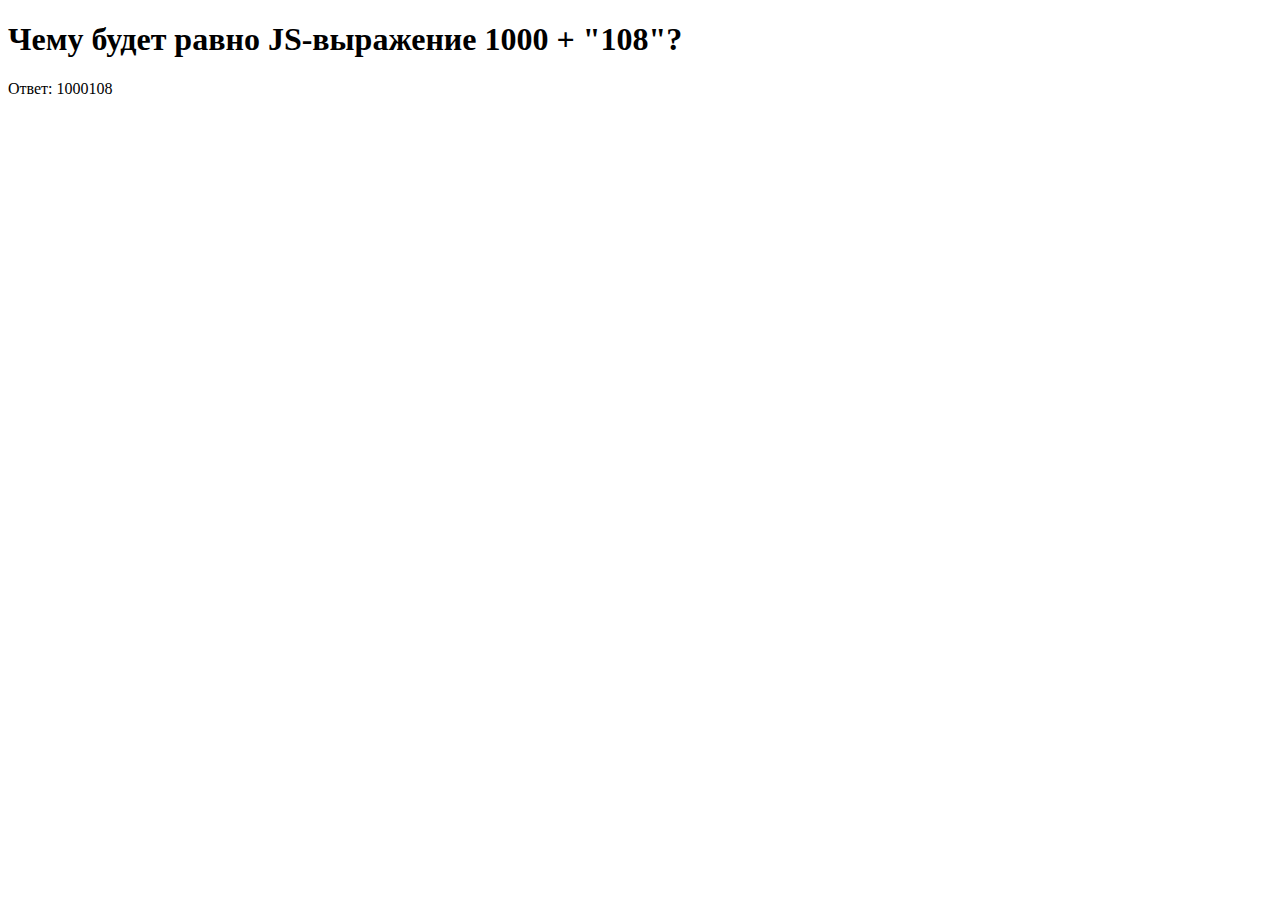
<file: index.html>
<!doctype html>
<html lang="en">
<head>
    <meta charset="UTF-8">
    <meta name="viewport"
          content="width=device-width, user-scalable=no, initial-scale=1.0, maximum-scale=1.0, minimum-scale=1.0">
    <meta http-equiv="X-UA-Compatible" content="ie=edge">
    <title>Javascript</title>
    <style>
        p {
            margin-bottom: 25px;
        }
    </style>
</head>
<body>
    <script src="script/degrees.js"></script>
    <script src="script/var.js"></script>
    <h1>Чему будет равно JS-выражение 1000 + "108"?</h1>
    <p>Ответ: 1000108</p>
</body>
</html>
</file>
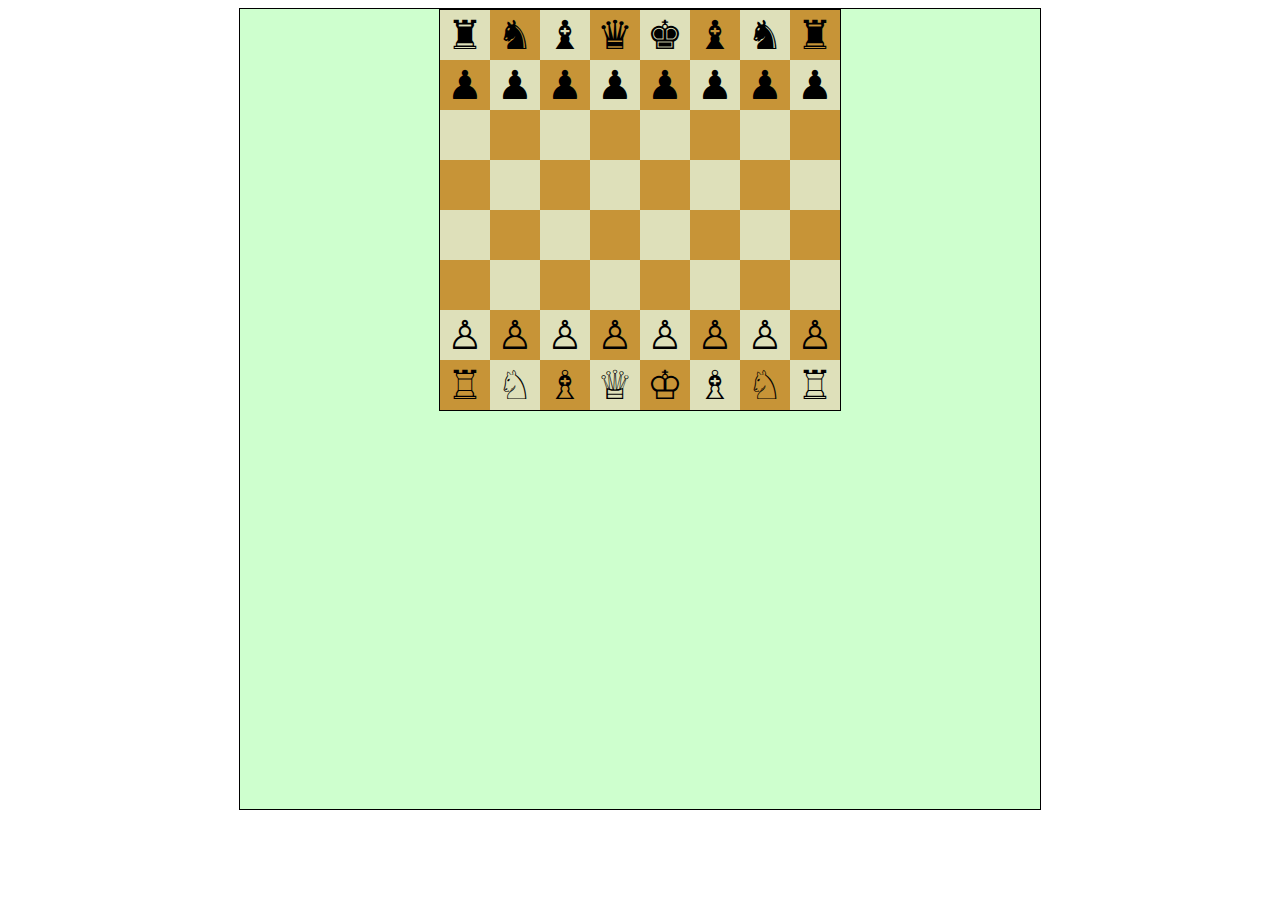
<file: chess/index.html>
<!DOCTYPE html>
<html lang="ru">
<head>
    <meta charset="UTF-8">
    <meta name="viewport" content="width=device-width, initial-scale=1.0">
    <meta http-equiv="X-UA-Compatible" content="ie=edge">
    <title>Шахматы</title>
    <link rel="stylesheet" href="style.css">
</head>
<body>
    <div id="app"></div>
    <script src="script.js"></script>
</body>
</html>
</file>
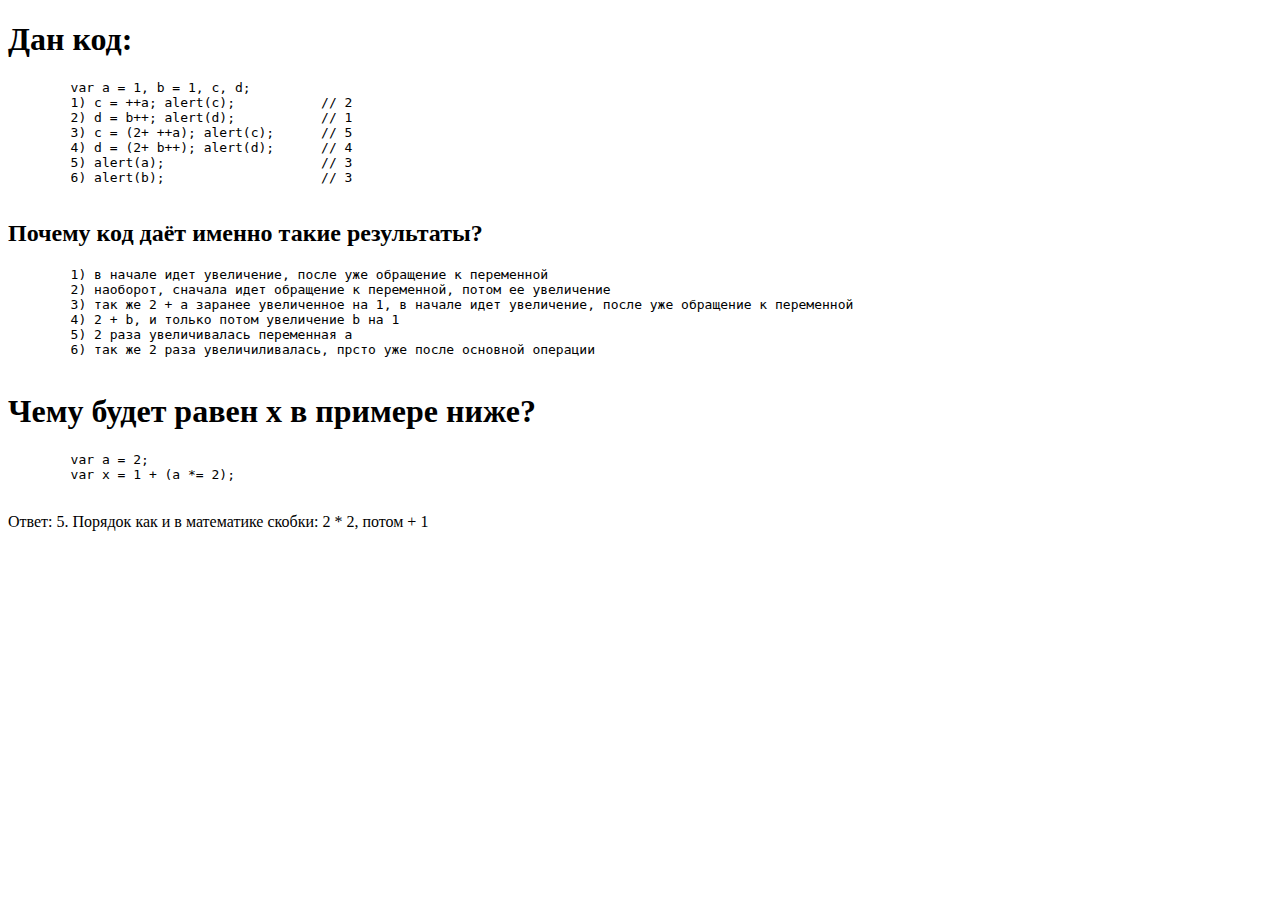
<file: lesson2/index.html>
<!DOCTYPE html>
<html lang="en">

<head>
    <meta charset="UTF-8">
    <title>JS</title>
</head>

<body>
    <div class="task1">
        <h1>Дан код:</h1>
        <pre>
        var a = 1, b = 1, c, d;
        1) c = ++a; alert(c);           // 2
        2) d = b++; alert(d);           // 1
        3) c = (2+ ++a); alert(c);      // 5
        4) d = (2+ b++); alert(d);      // 4
        5) alert(a);                    // 3
        6) alert(b);                    // 3
    </pre>
        <h2>Почему код даёт именно такие результаты?</h2>
        <pre>
        1) в начале идет увеличение, после уже обращение к переменной 
        2) наоборот, сначала идет обращение к переменной, потом ее увеличение
        3) так же 2 + a заранее увеличенное на 1, в начале идет увеличение, после уже обращение к переменной 
        4) 2 + b, и только потом увеличение b на 1
        5) 2 раза увеличивалась переменная а 
        6) так же 2 раза увеличиливалась, прсто уже после основной операции 
    </pre>
    </div>
    <div class="task2">
        <h1>Чему будет равен x в примере ниже?</h1>
        <pre>
        var a = 2;
        var x = 1 + (a *= 2);
     </pre>
        <p>Ответ: 5. Порядок как и в математике скобки: 2 * 2, потом + 1</p>
    </div>

    <script src="homeWork3.js"></script>
    <script src="homeWork4.js"></script>
    <script src="homeWork5.js"></script>
    <script src="homeWork6.js"></script>
    <script src="homeWork7.js"></script>
    <script src="homeWork8.js"></script>
</body>

</html>
</file>
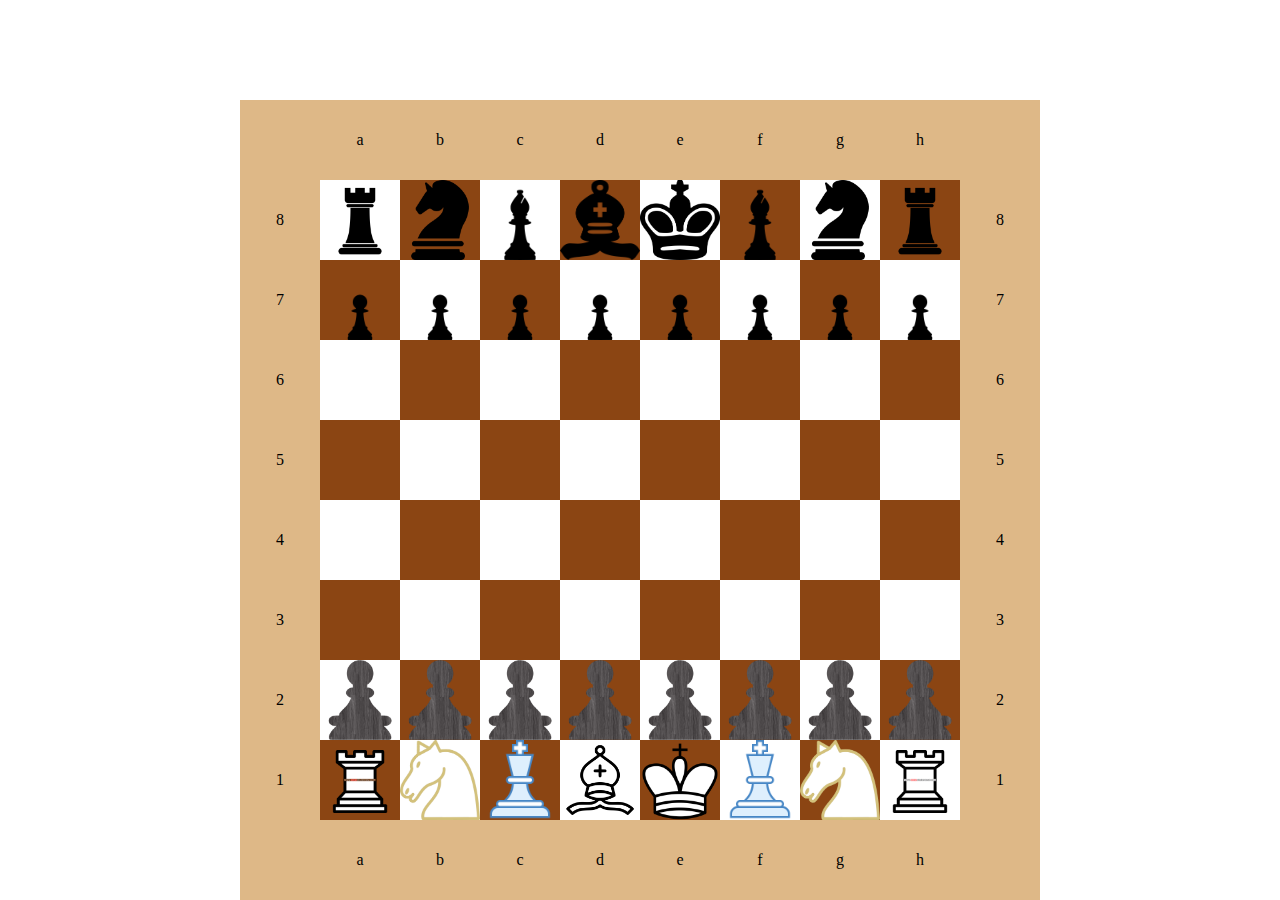
<file: lesson5/index.html>
<!doctype html>
<html lang="en">
<head>
    <meta charset="UTF-8">
    <meta name="viewport"
          content="width=device-width, user-scalable=no, initial-scale=1.0, maximum-scale=1.0, minimum-scale=1.0">
    <meta http-equiv="X-UA-Compatible" content="ie=edge">
    <link rel="stylesheet" href="style/main.css">
    <title>DOM</title>
</head>
<body>
    <section class="chase">

    </section>
    <script defer src="js/chase.js"></script>
    <script defer src="js/chassmen.js"></script>
</body>
</html>
</file>
<file: chess/style.css>
body {
    display: flex;
    justify-content: center;
}

#app {
    width: 800px;
    height: 800px;
    border: 1px solid black;
    background: #ceffce;
    
    display: flex;
    justify-content: center;
}

.chessboard {
    width: 400px;
    height: 400px;
    border: 1px solid black;
    background: #f7dd6e;

    display: flex;
    flex-wrap: wrap;
}

.cell {
    width: 50px;
    height: 50px;
    font-size: 40px;

    display: flex;
    justify-content: center;
    align-items: center;

    -webkit-touch-callout: none; /* iOS Safari */
  -webkit-user-select: none;   /* Chrome/Safari/Opera */
  -khtml-user-select: none;    /* Konqueror */
  -moz-user-select: none;      /* Firefox */
  -ms-user-select: none;       /* Internet Explorer/Edge */
  user-select: none; 

}

/* TODO изменить класс*/
.black {
    background: #c79437;;
}

/* TODO изменить класс*/
.white {
    background: #dee0ba;;
}

.cell.green {
    background: green;;
}
</file>
<file: lesson5/style/main.css>
* {
  margin: 0;
  padding: 0;
}

body {
  display: flex;
  justify-content: center;
  align-items: center;
  text-align: center;
}

.chase {
  height: 800px;
  width: 800px;
  background-color: aquamarine;
  display: grid;
  grid-template-columns: repeat(10, 1fr);
  margin-top: 100px;
}

.title {
  background-color: burlywood;
  height: 80px;
  width: 80px;
  display: flex;
  justify-content: center;
  align-items: center;
  text-align: center;
}

.cellWhite, .cellBlack {
  width: 80px;
  height: 80px;
  background-color: white;
  display: flex;
  justify-content: center;
  align-items: center;
  text-align: center;
}
.cellWhite > img, .cellBlack > img {
  width: 80px;
  height: 80px;
}

.cellBlack {
  background-color: saddlebrown;
  color: white;
}
.cellBlack > img {
  height: 80px;
  width: 80px;
}

.active {
  background-color: aqua;
}

.error {
  background-color: red;
}

/*# sourceMappingURL=main.css.map */
</file>
